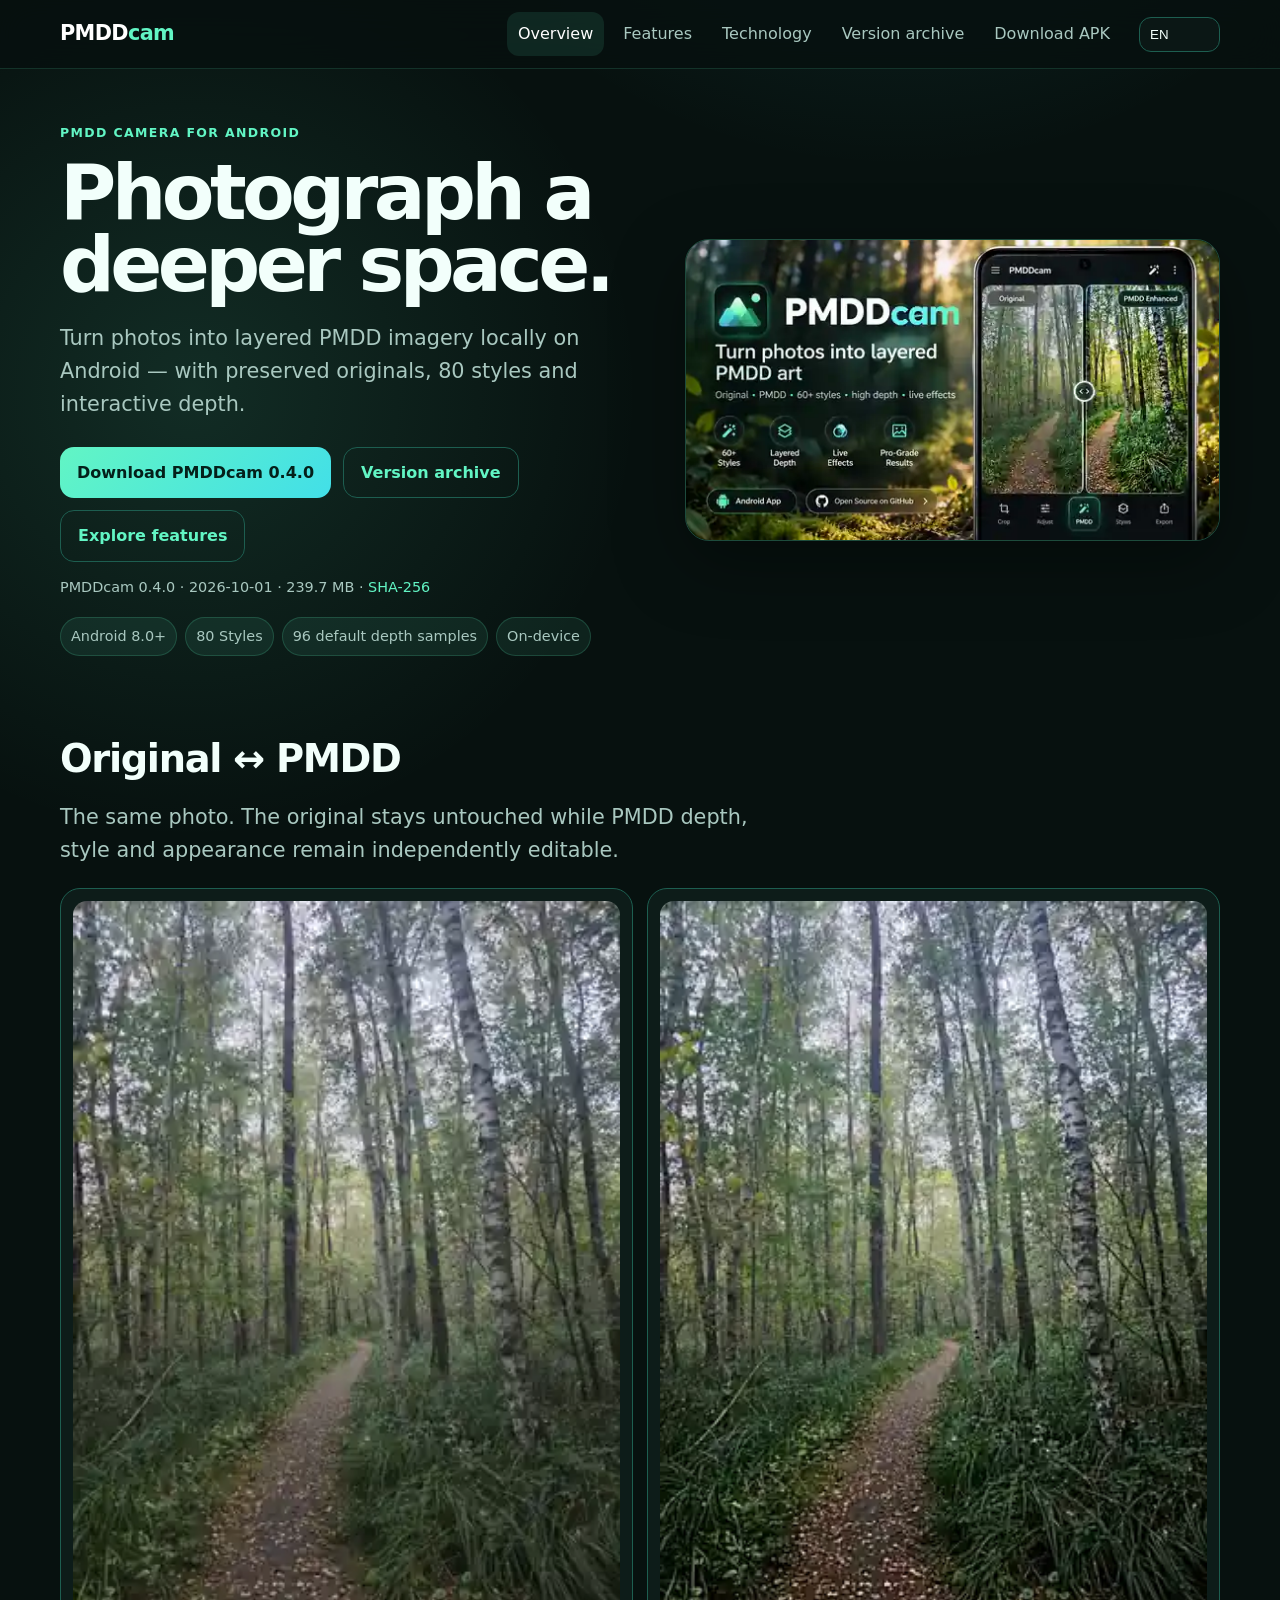
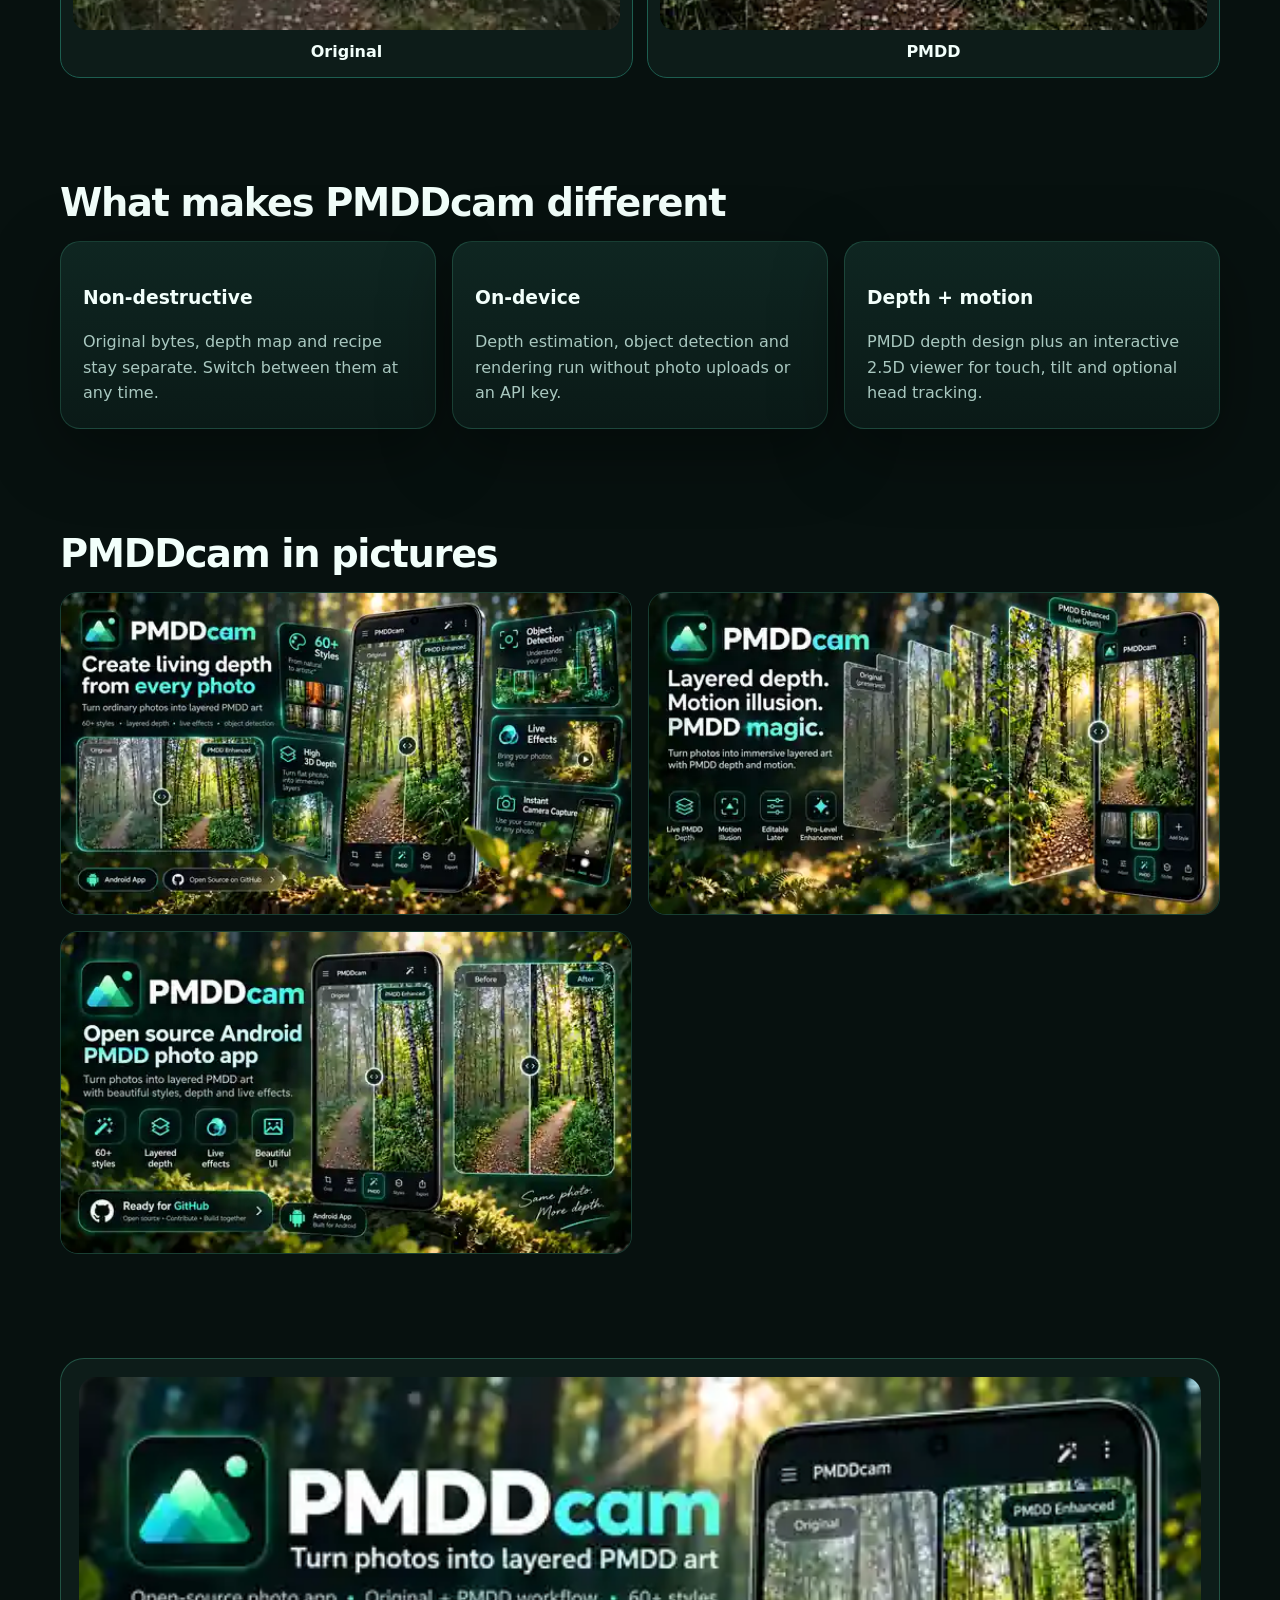
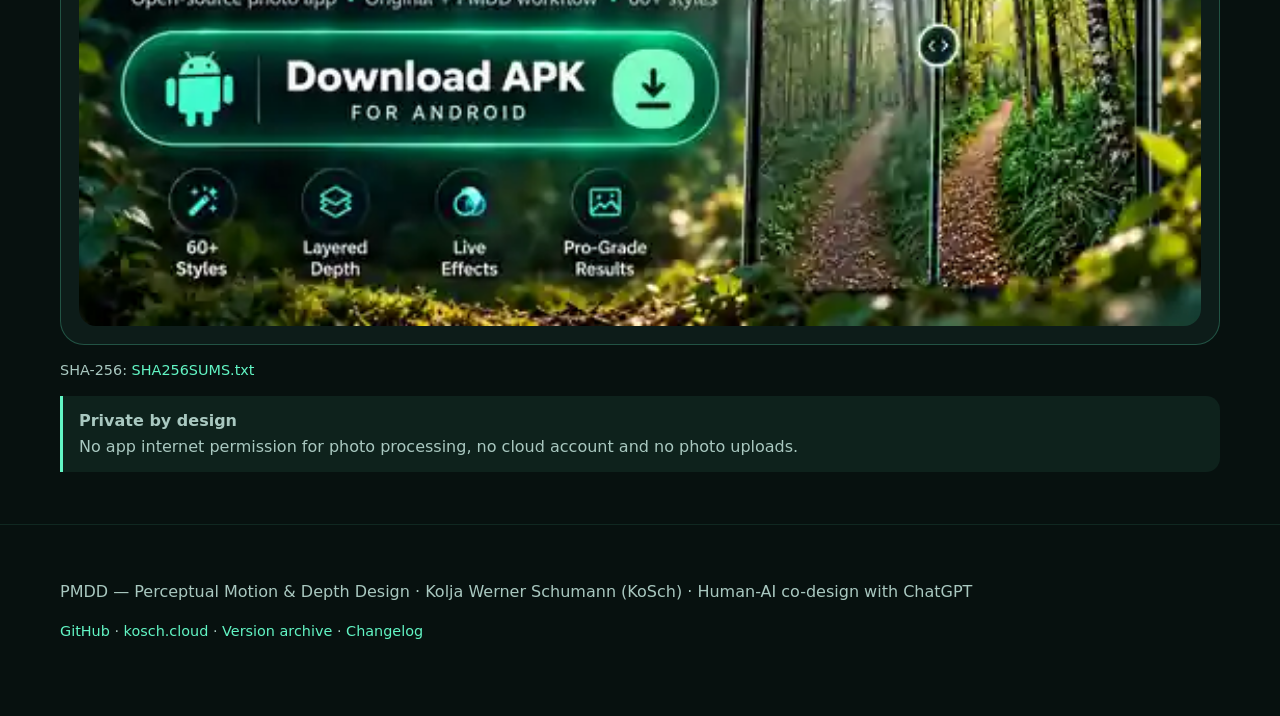
<file: docs/index.html>
<!doctype html>
<html lang="en">
<head>
<meta charset="utf-8">
<meta name="viewport" content="width=device-width,initial-scale=1">
<meta name="theme-color" content="#07110f">
<meta name="description" content="PMDDcam — Perceptual Motion & Depth Design Camera for Android">
<link rel="stylesheet" href="./site.css">
<script defer src="./site.js"></script>
<title>PMDDcam</title>
</head>
<body data-page="home">
<header><div class="shell nav">
<a class="brand" href="./index.html" data-lang-link>PMDD<span>cam</span></a>
<nav>
<a href="./index.html" data-lang-link aria-current="page" data-i18n="home">Overview</a>
<a href="./features.html" data-lang-link  data-i18n="features">Features</a>
<a href="./technology.html" data-lang-link  data-i18n="technology">Technology</a>
<a href="./releases.html" data-lang-link data-i18n="archive">Version archive</a>
<a href="https://github.com/chekento/PMDDcam/releases/download/v0.4.0/PMDDcam-0.4.0.apk" data-i18n="download">Download APK</a>
</nav>
<select class="lang" id="language" aria-label="Language">
<option value="de">DE</option><option value="en">EN</option><option value="fr">FR</option><option value="es">ES</option><option value="zh">中文</option><option value="ja">日本語</option>
</select>
</div></header>
<main>
<section class="hero"><div class="shell hero-grid">
<div>
<div class="eyebrow" data-i18n="brandTag">PMDD camera for Android</div>
<h1 data-i18n="heroTitle">Photograph a deeper space.</h1>
<p class="lead" data-i18n="heroSub">Turn photos into layered PMDD imagery locally on Android — with preserved originals, 80 styles and interactive depth.</p>
<div class="actions">
<a class="btn primary" href="https://github.com/chekento/PMDDcam/releases/download/v0.4.0/PMDDcam-0.4.0.apk" data-i18n="downloadNow">Download PMDDcam 0.4.0</a>
<a class="btn" href="./releases.html" data-lang-link data-i18n="archive">Version archive</a>
<a class="btn" href="./features.html" data-lang-link data-i18n="explore">Explore features</a>
</div>
<p class="small">PMDDcam 0.4.0 · <time datetime="2026-10-01">2026-10-01</time> · 239.7 MB · <a href="https://github.com/chekento/PMDDcam/releases/download/v0.4.0/SHA256SUMS.txt">SHA-256</a></p>
<ul class="pills"><li>Android 8.0+</li><li>80 Styles</li><li>96 default depth samples</li><li>On-device</li></ul>
</div>
<a href="./assets/pmddcam-hero-01.webp"><img src="./assets/pmddcam-hero-01.webp" alt="PMDDcam hero"></a>
</div></section>

<section><div class="shell">
<h2 data-i18n="compareTitle">Original ↔ PMDD</h2>
<p class="lead" data-i18n="compareText">The same photo. The original stays untouched while PMDD depth, style and appearance remain independently editable.</p>
<div class="compare">
<figure><a href="./assets/pmddcam-before.webp"><img src="./assets/pmddcam-before.webp" alt="Original photo"></a><figcaption data-i18n="original">Original</figcaption></figure>
<figure><a href="./assets/pmddcam-after.webp"><img src="./assets/pmddcam-after.webp" alt="PMDD photo"></a><figcaption data-i18n="enhanced">PMDD</figcaption></figure>
</div>
</div></section>

<section><div class="shell">
<h2 data-i18n="coreTitle">What makes PMDDcam different</h2>
<div class="card-grid">
<article class="card"><h3 data-i18n="c1t">Non-destructive</h3><p data-i18n="c1d">Original bytes, depth map and recipe stay separate.</p></article>
<article class="card"><h3 data-i18n="c2t">On-device</h3><p data-i18n="c2d">Depth estimation, object detection and rendering run without uploads.</p></article>
<article class="card"><h3 data-i18n="c3t">Depth + motion</h3><p data-i18n="c3d">PMDD depth design plus an interactive 2.5D viewer.</p></article>
</div>
</div></section>

<section><div class="shell">
<h2 data-i18n="galleryTitle">PMDDcam in pictures</h2>
<div class="gallery">
<a href="./assets/pmddcam-hero-02.webp"><img src="./assets/pmddcam-hero-02.webp" alt="PMDDcam feature showcase"></a>
<a href="./assets/pmddcam-hero-03.webp"><img src="./assets/pmddcam-hero-03.webp" alt="PMDDcam layered depth showcase"></a>
<a href="./assets/pmddcam-hero-04.webp"><img src="./assets/pmddcam-hero-04.webp" alt="PMDDcam repository showcase"></a>
</div>
</div></section>

<section><div class="shell">
<div class="download-card"><a href="https://github.com/chekento/PMDDcam/releases/download/v0.4.0/PMDDcam-0.4.0.apk"><img src="./assets/pmddcam-apk-download.webp" alt="Download APK for Android"></a></div>
<p class="small">SHA-256: <a href="https://github.com/chekento/PMDDcam/releases/download/v0.4.0/SHA256SUMS.txt">SHA256SUMS.txt</a></p>
<div class="note"><strong data-i18n="privacyTitle">Private by design</strong><br><span data-i18n="privacyText">No app internet permission for photo processing, no cloud account and no photo uploads.</span></div>
</div></section>
</main><footer><div class="shell">
<p data-i18n="foot">PMDD — Perceptual Motion & Depth Design · Kolja Werner Schumann (KoSch) · Human-AI co-design with ChatGPT</p>
<p class="small"><a href="https://github.com/chekento/PMDDcam">GitHub</a> · <a href="https://kosch.cloud">kosch.cloud</a> · <a href="./releases.html" data-lang-link data-i18n="archive">Version archive</a> · <a href="https://github.com/chekento/PMDDcam/blob/main/CHANGELOG.md">Changelog</a></p>
</div></footer></body></html>
</file>
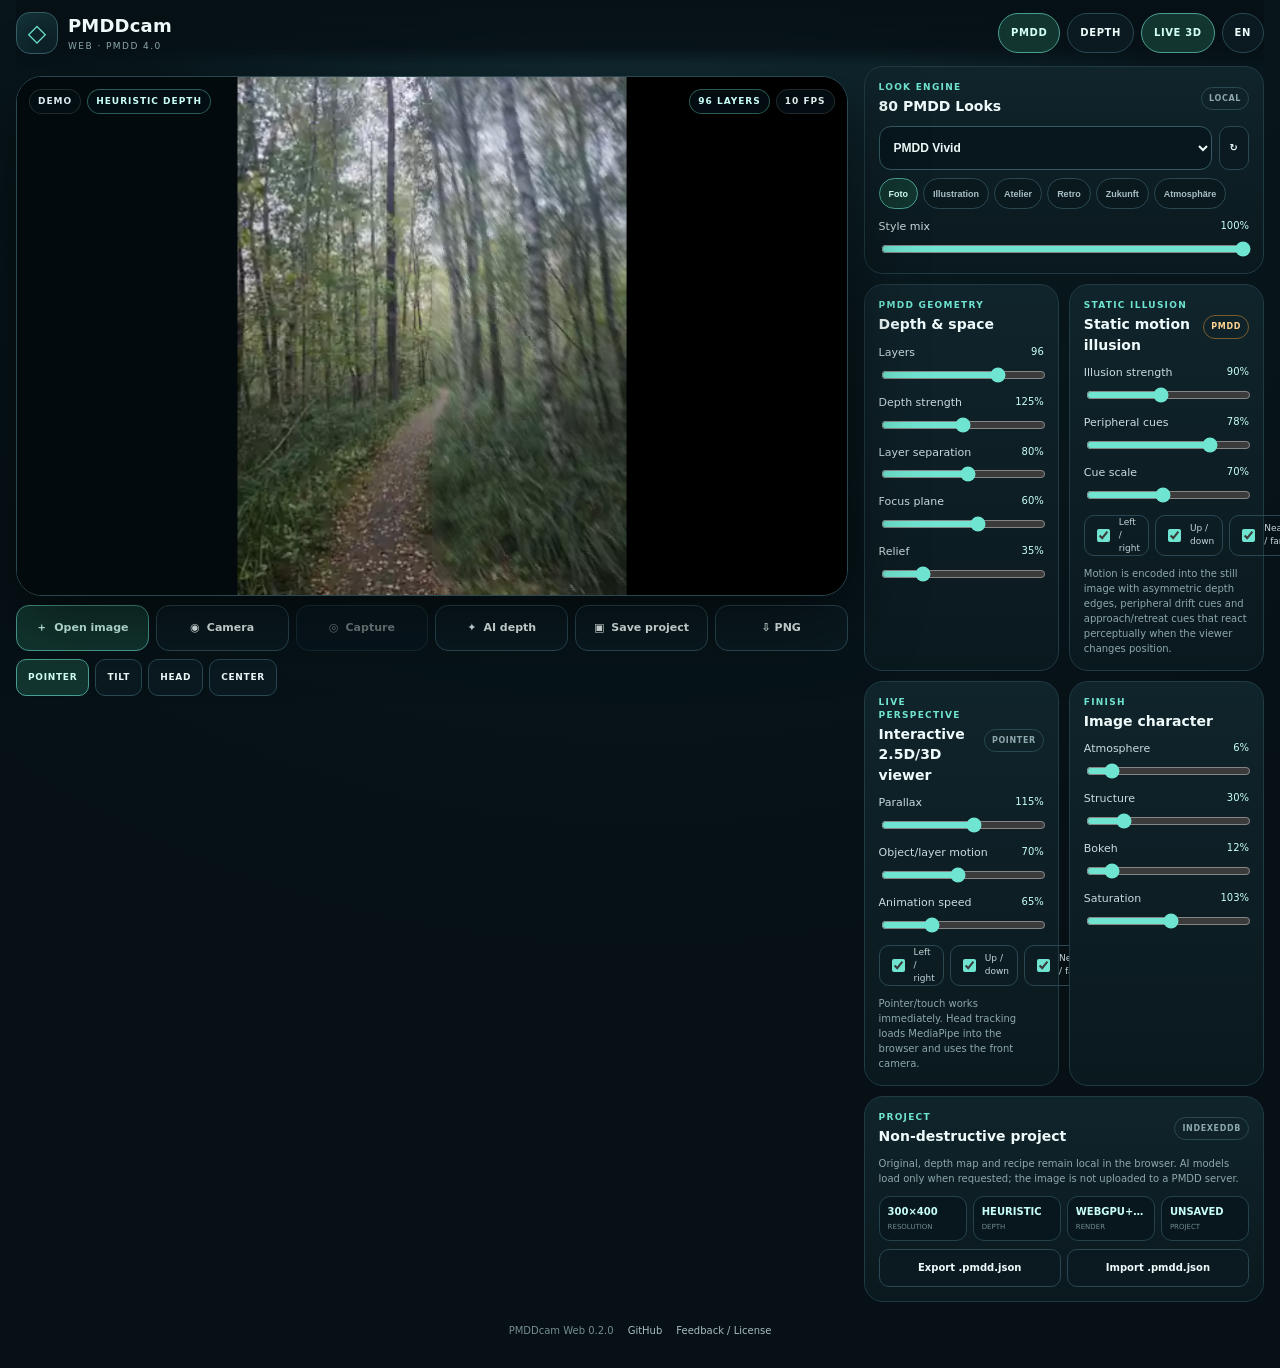
<file: webapp/index.html>
<!doctype html>
<html lang="de">
<head>
  <meta charset="utf-8">
  <meta name="viewport" content="width=device-width,initial-scale=1,viewport-fit=cover">
  <meta name="theme-color" content="#071116">
  <meta name="description" content="PMDDcam Web — Perceptual Motion & Depth Design in the browser.">
  <link rel="manifest" href="manifest.webmanifest">
  <link rel="stylesheet" href="styles.css">
  <title>PMDDcam Web · PMDD 4.0</title>
</head>
<body>
  <div class="app-shell">
    <header class="topbar">
      <a class="brand" href="../" aria-label="PMDDcam repository">
        <span class="brand-mark">◇</span>
        <span><b>PMDDcam</b><small>WEB · PMDD 4.0</small></span>
      </a>
      <div class="top-actions">
        <button id="compareToggle" class="chip active" type="button">PMDD</button>
        <button id="depthToggle" class="chip" type="button">DEPTH</button>
        <button id="motionToggle" class="chip active" type="button">LIVE 3D</button>
        <button id="langToggle" class="chip" type="button">DE</button>
      </div>
    </header>

    <main class="workspace">
      <section class="viewer-column">
        <div id="stage" class="stage" tabindex="0" aria-label="PMDD interactive viewer">
          <canvas id="glView"></canvas>
          <canvas id="compareCanvas" class="compare-canvas" hidden></canvas>
          <div class="stage-hud">
            <div class="hud-left">
              <span id="sourceBadge" class="badge">DEMO</span>
              <span id="depthBadge" class="badge accent">HEURISTIC DEPTH</span>
            </div>
            <div class="hud-right">
              <span id="layerBadge" class="badge accent">96 LAYERS</span>
              <span id="fpsBadge" class="badge">0 FPS</span>
            </div>
          </div>
          <div id="compareHandle" class="compare-handle" hidden aria-hidden="true"></div>
          <div id="stageMessage" class="stage-message" aria-live="polite"></div>
        </div>

        <div class="primary-actions">
          <label class="action primary">＋ <span data-i18n="open">Bild öffnen</span><input id="fileInput" type="file" accept="image/*" hidden></label>
          <button id="cameraButton" class="action" type="button">◉ <span data-i18n="camera">Kamera</span></button>
          <button id="captureButton" class="action" type="button" disabled>◎ <span data-i18n="capture">Aufnehmen</span></button>
          <button id="aiDepthButton" class="action" type="button">✦ <span data-i18n="aiDepth">KI-Tiefe</span></button>
          <button id="saveButton" class="action" type="button">▣ <span data-i18n="save">Projekt sichern</span></button>
          <button id="exportButton" class="action" type="button">⇩ PNG</button>
        </div>

        <div class="mode-strip" role="group" aria-label="Viewer control mode">
          <button id="pointerMode" class="mode-button active" type="button">POINTER</button>
          <button id="tiltMode" class="mode-button" type="button">TILT</button>
          <button id="headMode" class="mode-button" type="button">HEAD</button>
          <button id="centerView" class="mode-button" type="button">CENTER</button>
        </div>
      </section>

      <aside class="controls-column">
        <section class="panel look-panel">
          <div class="panel-title"><div><small>LOOK ENGINE</small><h2 data-i18n="looks">80 PMDD Looks</h2></div><span class="status-dot">LOCAL</span></div>
          <div class="look-row">
            <select id="styleSelect" aria-label="PMDD style"></select>
            <button id="randomLook" class="mini" type="button" title="Random look">↻</button>
          </div>
          <div id="lookChips" class="look-chips" aria-label="Look categories"></div>
          <div class="range"><label for="styleMix" data-i18n="mix">Style-Mix</label><output id="styleMixOut">100%</output><input id="styleMix" type="range" min="0" max="1" step="0.01" value="1"></div>
        </section>

        <section class="panel">
          <div class="panel-title"><div><small>PMDD GEOMETRY</small><h2 data-i18n="depthGeometry">Tiefe & Raum</h2></div></div>
          <div class="range"><label for="layers" data-i18n="layers">Ebenen</label><output id="layersOut">96</output><input id="layers" type="range" min="8" max="128" step="1" value="96"></div>
          <div class="range"><label for="depthStrength" data-i18n="depthStrength">Tiefenstärke</label><output id="depthStrengthOut">125%</output><input id="depthStrength" type="range" min="0" max="2.5" step="0.01" value="1.25"></div>
          <div class="range"><label for="separation" data-i18n="separation">Layer-Trennung</label><output id="separationOut">80%</output><input id="separation" type="range" min="0" max="1.5" step="0.01" value="0.8"></div>
          <div class="range"><label for="focusDepth" data-i18n="focus">Fokusebene</label><output id="focusDepthOut">60%</output><input id="focusDepth" type="range" min="0" max="1" step="0.01" value="0.6"></div>
          <div class="range"><label for="relief" data-i18n="relief">Relief</label><output id="reliefOut">35%</output><input id="relief" type="range" min="0" max="1.5" step="0.01" value="0.35"></div>
        </section>

        <section class="panel">
          <div class="panel-title"><div><small>STATIC ILLUSION</small><h2 data-i18n="staticMotion">Bewegungsillusion im Einzelbild</h2></div><span class="status-dot hot">PMDD</span></div>
          <div class="range"><label for="illusionStrength" data-i18n="illusionStrength">Illusionsstärke</label><output id="illusionStrengthOut">90%</output><input id="illusionStrength" type="range" min="0" max="2" step="0.01" value="0.9"></div>
          <div class="range"><label for="peripheral" data-i18n="peripheral">Peripherie</label><output id="peripheralOut">78%</output><input id="peripheral" type="range" min="0" max="1" step="0.01" value="0.78"></div>
          <div class="range"><label for="motionScale" data-i18n="motionScale">Cue-Skalierung</label><output id="motionScaleOut">70%</output><input id="motionScale" type="range" min="0" max="1.5" step="0.01" value="0.7"></div>
          <div class="axis-grid">
            <label><input id="cueX" type="checkbox" checked><span data-i18n="lr">Links / rechts</span></label>
            <label><input id="cueY" type="checkbox" checked><span data-i18n="ud">Oben / unten</span></label>
            <label><input id="cueZ" type="checkbox" checked><span data-i18n="nf">Nah / fern</span></label>
          </div>
          <p class="hint" data-i18n="staticHint">Die Bewegung bleibt im statischen Bild kodiert: asymmetrische Tiefenkanten, periphere Drift-Reize und Annäherungs-/Entfernungs-Cues reagieren auf die Blickperspektive des Betrachters.</p>
        </section>

        <section class="panel">
          <div class="panel-title"><div><small>LIVE PERSPECTIVE</small><h2 data-i18n="viewer">Interaktiver 2.5D/3D Viewer</h2></div><span id="trackingStatus" class="status-dot">POINTER</span></div>
          <div class="range"><label for="parallax" data-i18n="parallax">Parallaxe</label><output id="parallaxOut">115%</output><input id="parallax" type="range" min="0" max="2" step="0.01" value="1.15"></div>
          <div class="range"><label for="liveMotion" data-i18n="liveMotion">Objekt-/Layerbewegung</label><output id="liveMotionOut">70%</output><input id="liveMotion" type="range" min="0" max="1.5" step="0.01" value="0.7"></div>
          <div class="range"><label for="liveSpeed" data-i18n="speed">Animationsgeschwindigkeit</label><output id="liveSpeedOut">65%</output><input id="liveSpeed" type="range" min="0.1" max="2" step="0.01" value="0.65"></div>
          <div class="axis-grid">
            <label><input id="axisX" type="checkbox" checked><span data-i18n="lr">Links / rechts</span></label>
            <label><input id="axisY" type="checkbox" checked><span data-i18n="ud">Oben / unten</span></label>
            <label><input id="axisZ" type="checkbox" checked><span data-i18n="nf">Nah / fern</span></label>
          </div>
          <p id="trackingHint" class="hint" data-i18n="trackingHint">Pointer/Touch funktioniert sofort. Head-Tracking lädt MediaPipe lokal in den Browser und nutzt die Frontkamera.</p>
        </section>

        <section class="panel">
          <div class="panel-title"><div><small>FINISH</small><h2 data-i18n="finish">Bildcharakter</h2></div></div>
          <div class="range"><label for="haze" data-i18n="haze">Atmosphäre</label><output id="hazeOut">6%</output><input id="haze" type="range" min="0" max="0.5" step="0.01" value="0.06"></div>
          <div class="range"><label for="sharpness" data-i18n="sharpness">Struktur</label><output id="sharpnessOut">30%</output><input id="sharpness" type="range" min="0" max="1.5" step="0.01" value="0.3"></div>
          <div class="range"><label for="bokeh" data-i18n="bokeh">Bokeh</label><output id="bokehOut">12%</output><input id="bokeh" type="range" min="0" max="1" step="0.01" value="0.12"></div>
          <div class="range"><label for="saturation" data-i18n="saturation">Sättigung</label><output id="saturationOut">103%</output><input id="saturation" type="range" min="0" max="2" step="0.01" value="1.03"></div>
        </section>

        <section class="panel project-panel">
          <div class="panel-title"><div><small>PROJECT</small><h2 data-i18n="project">Nicht-destruktives Projekt</h2></div><span class="status-dot">INDEXEDDB</span></div>
          <p class="hint" data-i18n="privacy">Original, Tiefenkarte und Rezept bleiben lokal im Browser. KI-Modelle werden bei Bedarf geladen; das Bild wird nicht zu einem PMDD-Server hochgeladen.</p>
          <div class="stats-grid">
            <div><b id="resolutionStat">—</b><small>RESOLUTION</small></div>
            <div><b id="depthStat">HEURISTIC</b><small>DEPTH</small></div>
            <div><b id="gpuStat">WEBGL</b><small>RENDER</small></div>
            <div><b id="projectStat">UNSAVED</b><small>PROJECT</small></div>
          </div>
          <div class="project-actions">
            <button id="exportRecipe" class="mini wide-button" type="button">Export .pmdd.json</button>
            <label class="mini wide-button">Import .pmdd.json<input id="recipeInput" type="file" accept="application/json,.json" hidden></label>
          </div>
        </section>
      </aside>
    </main>

    <footer>
      <span>PMDDcam Web 0.2.0</span>
      <a href="https://github.com/chekento/PMDDcam">GitHub</a>
      <a href="mailto:kolja.schumann+PMDDcam@gmail.com">Feedback / License</a>
    </footer>
  </div>

  <video id="cameraVideo" playsinline muted hidden></video>
  <canvas id="sourceCanvas" hidden></canvas>
  <canvas id="styledCanvas" hidden></canvas>
  <canvas id="depthCanvas" hidden></canvas>
  <canvas id="depthWorkCanvas" hidden></canvas>
  <script type="module" src="app.js"></script>
</body>
</html>
</file>
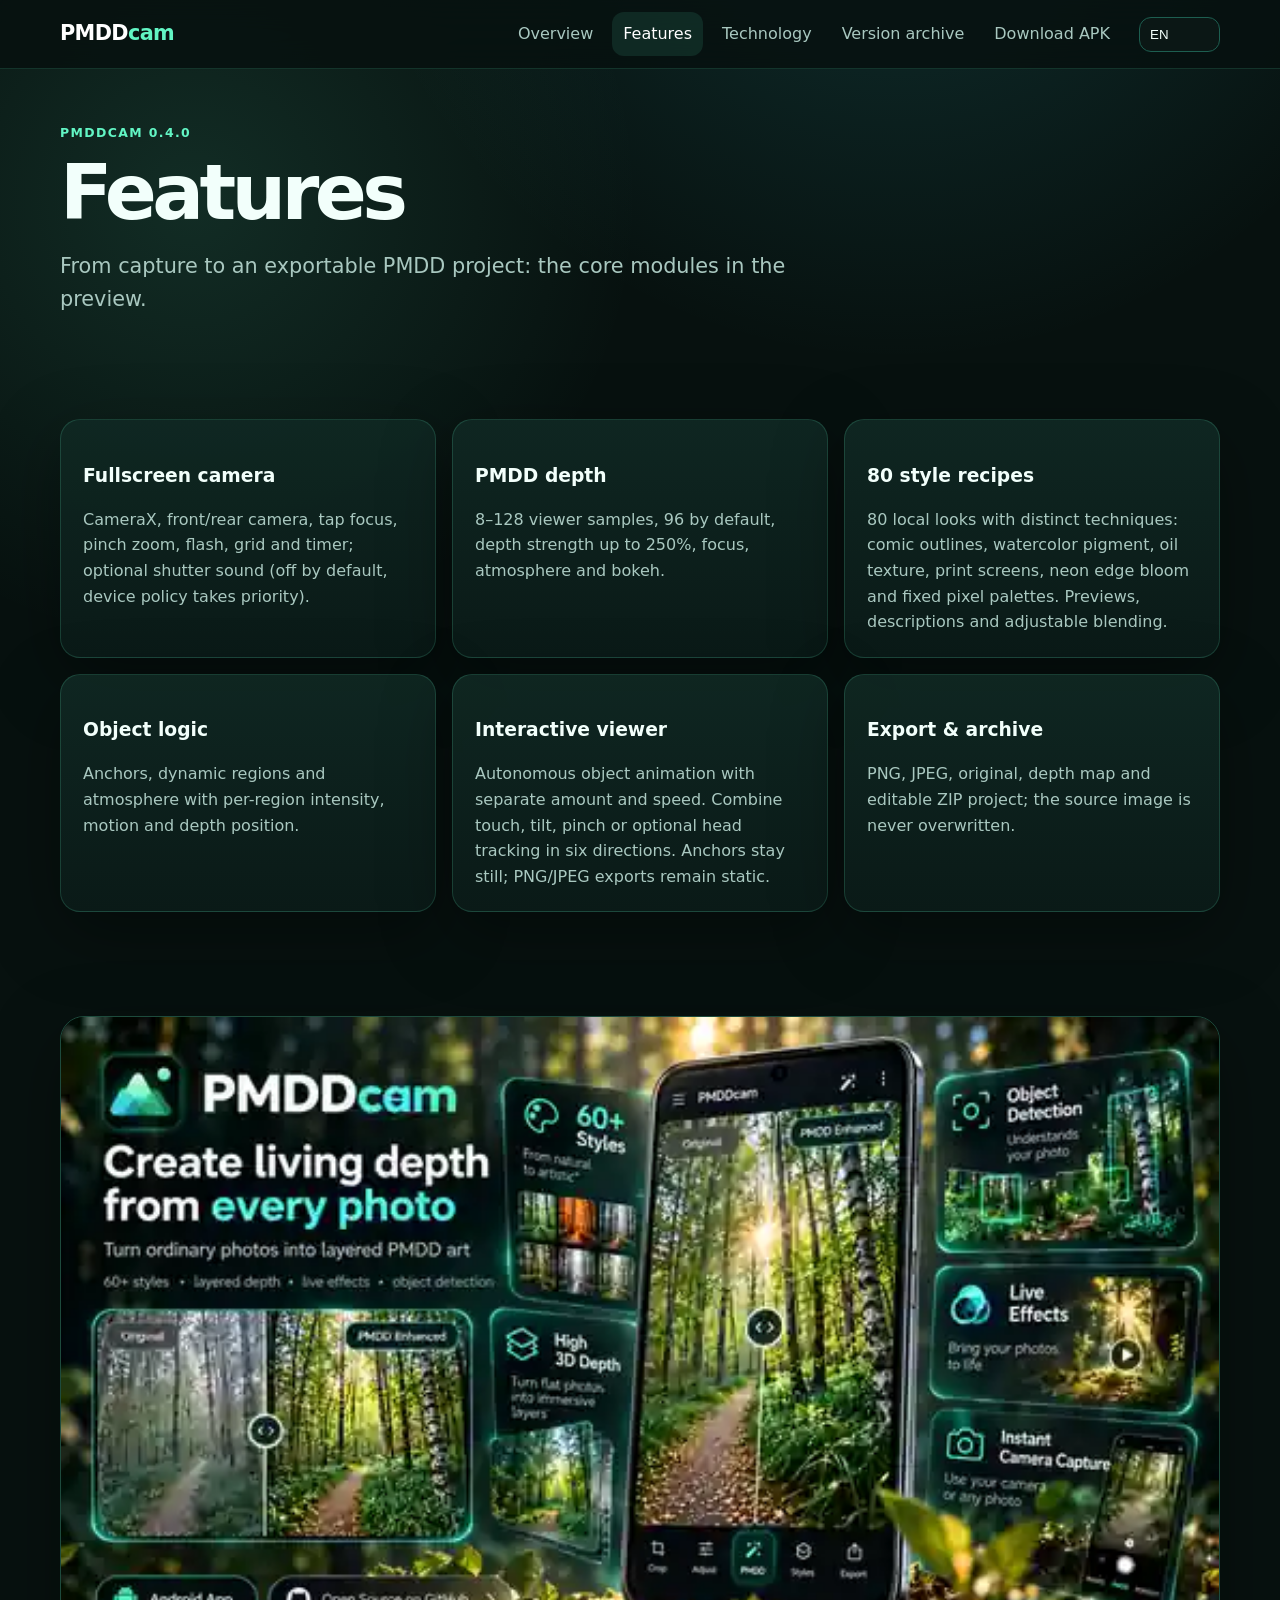
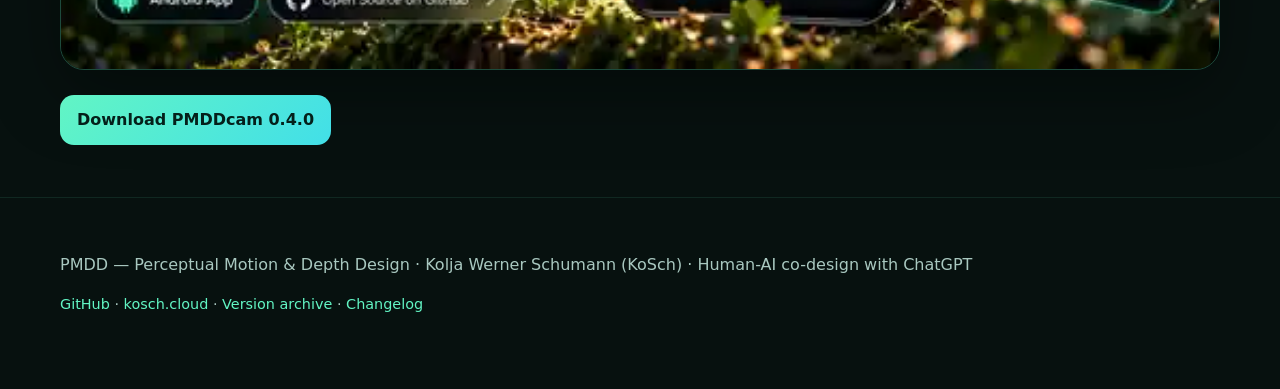
<file: docs/features.html>
<!doctype html>
<html lang="en">
<head>
<meta charset="utf-8">
<meta name="viewport" content="width=device-width,initial-scale=1">
<meta name="theme-color" content="#07110f">
<meta name="description" content="PMDDcam — Perceptual Motion & Depth Design Camera for Android">
<link rel="stylesheet" href="./site.css">
<script defer src="./site.js"></script>
<title>PMDDcam</title>
</head>
<body data-page="features">
<header><div class="shell nav">
<a class="brand" href="./index.html" data-lang-link>PMDD<span>cam</span></a>
<nav>
<a href="./index.html" data-lang-link  data-i18n="home">Overview</a>
<a href="./features.html" data-lang-link aria-current="page" data-i18n="features">Features</a>
<a href="./technology.html" data-lang-link  data-i18n="technology">Technology</a>
<a href="./releases.html" data-lang-link data-i18n="archive">Version archive</a>
<a href="https://github.com/chekento/PMDDcam/releases/download/v0.4.0/PMDDcam-0.4.0.apk" data-i18n="download">Download APK</a>
</nav>
<select class="lang" id="language" aria-label="Language">
<option value="de">DE</option><option value="en">EN</option><option value="fr">FR</option><option value="es">ES</option><option value="zh">中文</option><option value="ja">日本語</option>
</select>
</div></header>
<main>
<section class="hero"><div class="shell">
<div class="eyebrow">PMDDcam 0.4.0</div>
<h1 data-i18n="fTitle">Features</h1>
<p class="lead" data-i18n="fIntro">From capture to an exportable PMDD project: the core modules in the preview.</p>
</div></section>
<section><div class="shell card-grid">
<article class="card"><h3 data-i18n="fCamT">Fullscreen camera</h3><p data-i18n="fCamD"></p></article>
<article class="card"><h3 data-i18n="fDepthT">PMDD depth</h3><p data-i18n="fDepthD"></p></article>
<article class="card"><h3 data-i18n="fStyleT">80 style recipes</h3><p data-i18n="fStyleD"></p></article>
<article class="card"><h3 data-i18n="fObjectT">Object logic</h3><p data-i18n="fObjectD"></p></article>
<article class="card"><h3 data-i18n="fViewerT">Interactive viewer</h3><p data-i18n="fViewerD"></p></article>
<article class="card"><h3 data-i18n="fExportT">Export & archive</h3><p data-i18n="fExportD"></p></article>
</div></section>
<section><div class="shell">
<a href="./assets/pmddcam-hero-02.webp"><img class="wide-img" src="./assets/pmddcam-hero-02.webp" alt="PMDDcam feature overview"></a>
<div class="actions"><a class="btn primary" href="https://github.com/chekento/PMDDcam/releases/download/v0.4.0/PMDDcam-0.4.0.apk" data-i18n="downloadNow">Download PMDDcam 0.4.0</a></div>
</div></section>
</main><footer><div class="shell">
<p data-i18n="foot">PMDD — Perceptual Motion & Depth Design · Kolja Werner Schumann (KoSch) · Human-AI co-design with ChatGPT</p>
<p class="small"><a href="https://github.com/chekento/PMDDcam">GitHub</a> · <a href="https://kosch.cloud">kosch.cloud</a> · <a href="./releases.html" data-lang-link data-i18n="archive">Version archive</a> · <a href="https://github.com/chekento/PMDDcam/blob/main/CHANGELOG.md">Changelog</a></p>
</div></footer></body></html>
</file>
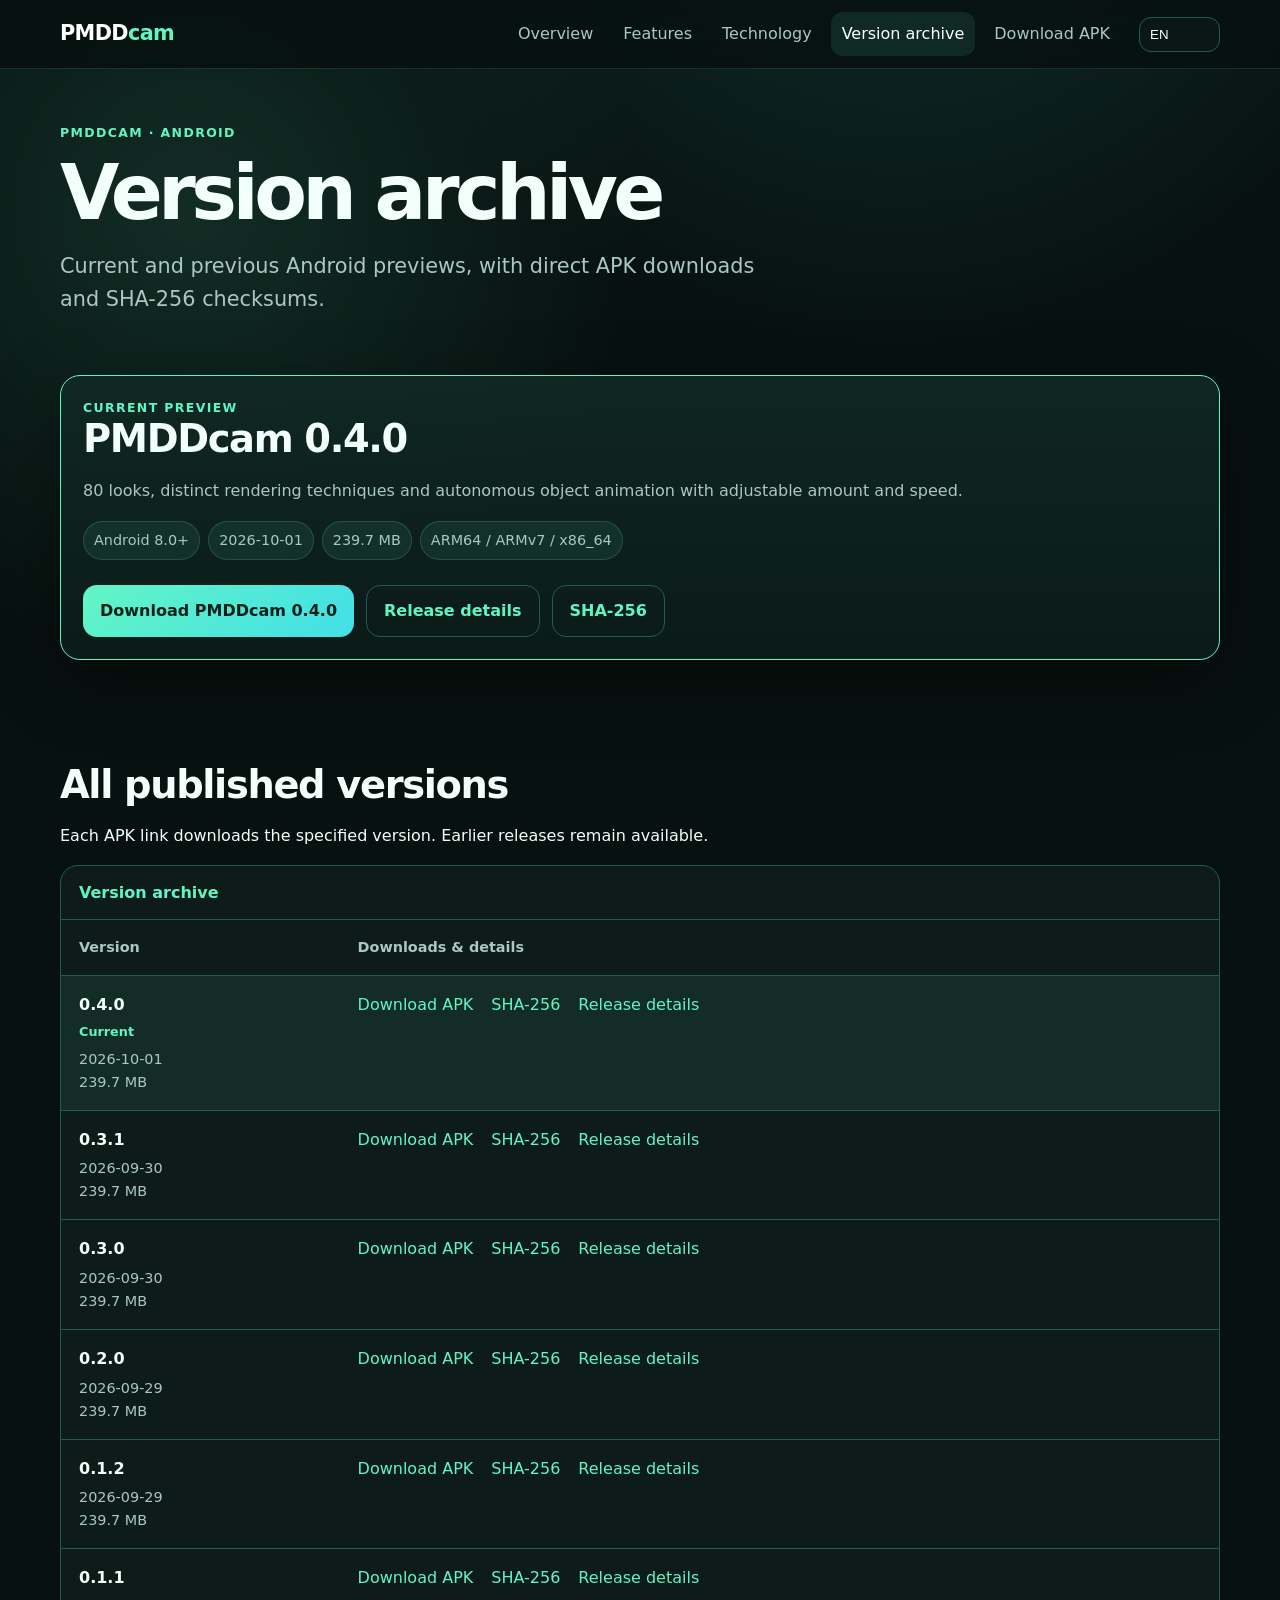
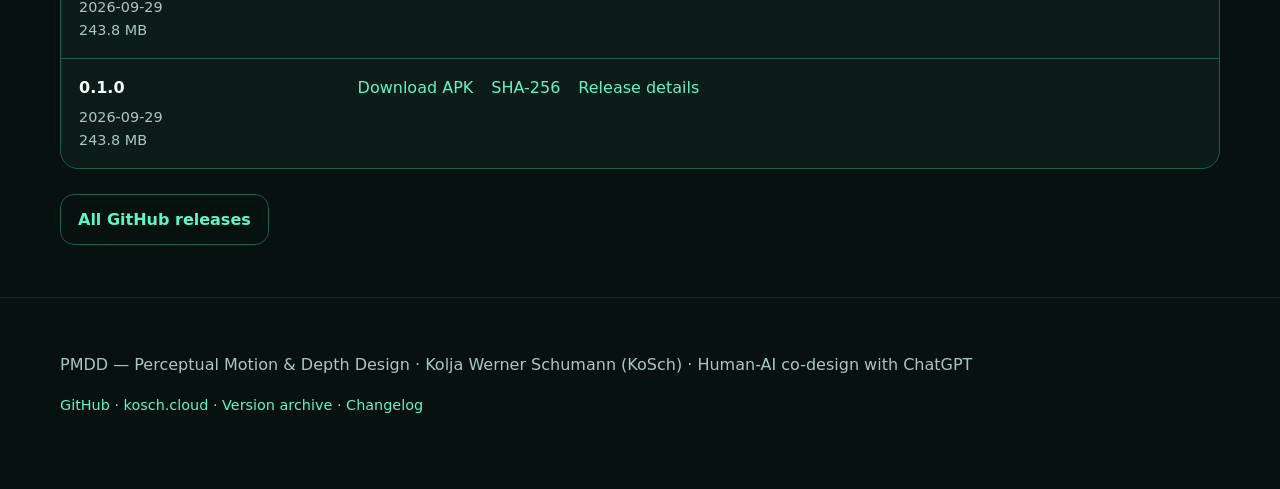
<file: docs/releases.html>
<!doctype html>
<html lang="en">
<head>
<meta charset="utf-8">
<meta name="viewport" content="width=device-width,initial-scale=1">
<meta name="theme-color" content="#07110f">
<meta name="description" content="PMDDcam — Perceptual Motion & Depth Design Camera for Android">
<link rel="stylesheet" href="./site.css">
<script defer src="./site.js"></script>
<title>Version archive · PMDDcam</title>
</head>
<body data-page="releases">
<header><div class="shell nav">
<a class="brand" href="./index.html" data-lang-link>PMDD<span>cam</span></a>
<nav>
<a href="./index.html" data-lang-link data-i18n="home">Overview</a>
<a href="./features.html" data-lang-link  data-i18n="features">Features</a>
<a href="./technology.html" data-lang-link  data-i18n="technology">Technology</a>
<a href="./releases.html" data-lang-link aria-current="page" data-i18n="archive">Version archive</a>
<a href="https://github.com/chekento/PMDDcam/releases/download/v0.4.0/PMDDcam-0.4.0.apk" data-i18n="download">Download APK</a>
</nav>
<select class="lang" id="language" aria-label="Language">
<option value="de">DE</option><option value="en">EN</option><option value="fr">FR</option><option value="es">ES</option><option value="zh">中文</option><option value="ja">日本語</option>
</select>
</div></header>

<main>
<section class="hero"><div class="shell">
<div class="eyebrow">PMDDcam · Android</div>
<h1 data-i18n="archive">Version archive</h1>
<p class="lead" data-i18n="archiveIntro">Current and previous Android previews, with direct APK downloads and SHA-256 checksums.</p>
</div></section>
<section class="release-hero"><div class="shell card">
<div class="eyebrow" data-i18n="currentRelease">Current preview</div>
<h2>PMDDcam 0.4.0</h2>
<p data-i18n="release040">80 looks, distinct rendering techniques and autonomous object animation with adjustable amount and speed.</p>
<ul class="pills"><li>Android 8.0+</li><li><time datetime="2026-10-01">2026-10-01</time></li><li>239.7 MB</li><li>ARM64 / ARMv7 / x86_64</li></ul>
<div class="actions">
<a class="btn primary" href="https://github.com/chekento/PMDDcam/releases/download/v0.4.0/PMDDcam-0.4.0.apk" data-i18n="downloadNow">Download PMDDcam 0.4.0</a>
<a class="btn" href="https://github.com/chekento/PMDDcam/releases/tag/v0.4.0" data-i18n="releaseDetails">Release details</a>
<a class="btn" href="https://github.com/chekento/PMDDcam/releases/download/v0.4.0/SHA256SUMS.txt">SHA-256</a>
</div>
</div></section>
<section><div class="shell">
<h2 data-i18n="allVersions">All published versions</h2>
<p data-i18n="archiveNote">Each APK link downloads the specified version. Earlier releases remain available.</p>
<div class="release-scroll" tabindex="0">
<table class="release-table">
<caption data-i18n="archive">Version archive</caption>
<thead><tr><th scope="col" data-i18n="version">Version</th><th scope="col" data-i18n="releaseFiles">Downloads &amp; details</th></tr></thead>
<tbody>
<tr class="current-release"><th scope="row">0.4.0 <span class="release-badge" data-i18n="current">Current</span><div class="small release-meta"><time datetime="2026-10-01">2026-10-01</time><br>239.7 MB</div></th><td><div class="release-links"><a href="https://github.com/chekento/PMDDcam/releases/download/v0.4.0/PMDDcam-0.4.0.apk" data-i18n="download">Download APK</a><a href="https://github.com/chekento/PMDDcam/releases/download/v0.4.0/SHA256SUMS.txt">SHA-256</a><a href="https://github.com/chekento/PMDDcam/releases/tag/v0.4.0" data-i18n="releaseDetails">Release details</a></div></td></tr>
<tr><th scope="row">0.3.1<div class="small release-meta"><time datetime="2026-09-30">2026-09-30</time><br>239.7 MB</div></th><td><div class="release-links"><a href="https://github.com/chekento/PMDDcam/releases/download/v0.3.1/PMDDcam-0.3.1.apk" data-i18n="download">Download APK</a><a href="https://github.com/chekento/PMDDcam/releases/download/v0.3.1/SHA256SUMS.txt">SHA-256</a><a href="https://github.com/chekento/PMDDcam/releases/tag/v0.3.1" data-i18n="releaseDetails">Release details</a></div></td></tr>
<tr><th scope="row">0.3.0<div class="small release-meta"><time datetime="2026-09-30">2026-09-30</time><br>239.7 MB</div></th><td><div class="release-links"><a href="https://github.com/chekento/PMDDcam/releases/download/v0.3.0/PMDDcam-0.3.0.apk" data-i18n="download">Download APK</a><a href="https://github.com/chekento/PMDDcam/releases/download/v0.3.0/SHA256SUMS.txt">SHA-256</a><a href="https://github.com/chekento/PMDDcam/releases/tag/v0.3.0" data-i18n="releaseDetails">Release details</a></div></td></tr>
<tr><th scope="row">0.2.0<div class="small release-meta"><time datetime="2026-09-29">2026-09-29</time><br>239.7 MB</div></th><td><div class="release-links"><a href="https://github.com/chekento/PMDDcam/releases/download/v0.2.0/PMDDcam-0.2.0.apk" data-i18n="download">Download APK</a><a href="https://github.com/chekento/PMDDcam/releases/download/v0.2.0/SHA256SUMS.txt">SHA-256</a><a href="https://github.com/chekento/PMDDcam/releases/tag/v0.2.0" data-i18n="releaseDetails">Release details</a></div></td></tr>
<tr><th scope="row">0.1.2<div class="small release-meta"><time datetime="2026-09-29">2026-09-29</time><br>239.7 MB</div></th><td><div class="release-links"><a href="https://github.com/chekento/PMDDcam/releases/download/v0.1.2/PMDDcam-0.1.2.apk" data-i18n="download">Download APK</a><a href="https://github.com/chekento/PMDDcam/releases/download/v0.1.2/SHA256SUMS.txt">SHA-256</a><a href="https://github.com/chekento/PMDDcam/releases/tag/v0.1.2" data-i18n="releaseDetails">Release details</a></div></td></tr>
<tr><th scope="row">0.1.1<div class="small release-meta"><time datetime="2026-09-29">2026-09-29</time><br>243.8 MB</div></th><td><div class="release-links"><a href="https://github.com/chekento/PMDDcam/releases/download/v0.1.1/PMDDcam-0.1.1.apk" data-i18n="download">Download APK</a><a href="https://github.com/chekento/PMDDcam/releases/download/v0.1.1/SHA256SUMS.txt">SHA-256</a><a href="https://github.com/chekento/PMDDcam/releases/tag/v0.1.1" data-i18n="releaseDetails">Release details</a></div></td></tr>
<tr><th scope="row">0.1.0<div class="small release-meta"><time datetime="2026-09-29">2026-09-29</time><br>243.8 MB</div></th><td><div class="release-links"><a href="https://github.com/chekento/PMDDcam/releases/download/v0.1.0/PMDDcam-0.1.0.apk" data-i18n="download">Download APK</a><a href="https://github.com/chekento/PMDDcam/releases/download/v0.1.0/SHA256SUMS.txt">SHA-256</a><a href="https://github.com/chekento/PMDDcam/releases/tag/v0.1.0" data-i18n="releaseDetails">Release details</a></div></td></tr>
</tbody></table></div>
<div class="actions"><a class="btn" href="https://github.com/chekento/PMDDcam/releases" data-i18n="githubReleases">All GitHub releases</a></div>
</div></section>
</main><footer><div class="shell">
<p data-i18n="foot">PMDD — Perceptual Motion & Depth Design · Kolja Werner Schumann (KoSch) · Human-AI co-design with ChatGPT</p>
<p class="small"><a href="https://github.com/chekento/PMDDcam">GitHub</a> · <a href="https://kosch.cloud">kosch.cloud</a> · <a href="./releases.html" data-lang-link data-i18n="archive">Version archive</a> · <a href="https://github.com/chekento/PMDDcam/blob/main/CHANGELOG.md">Changelog</a></p>
</div></footer></body></html>
</file>
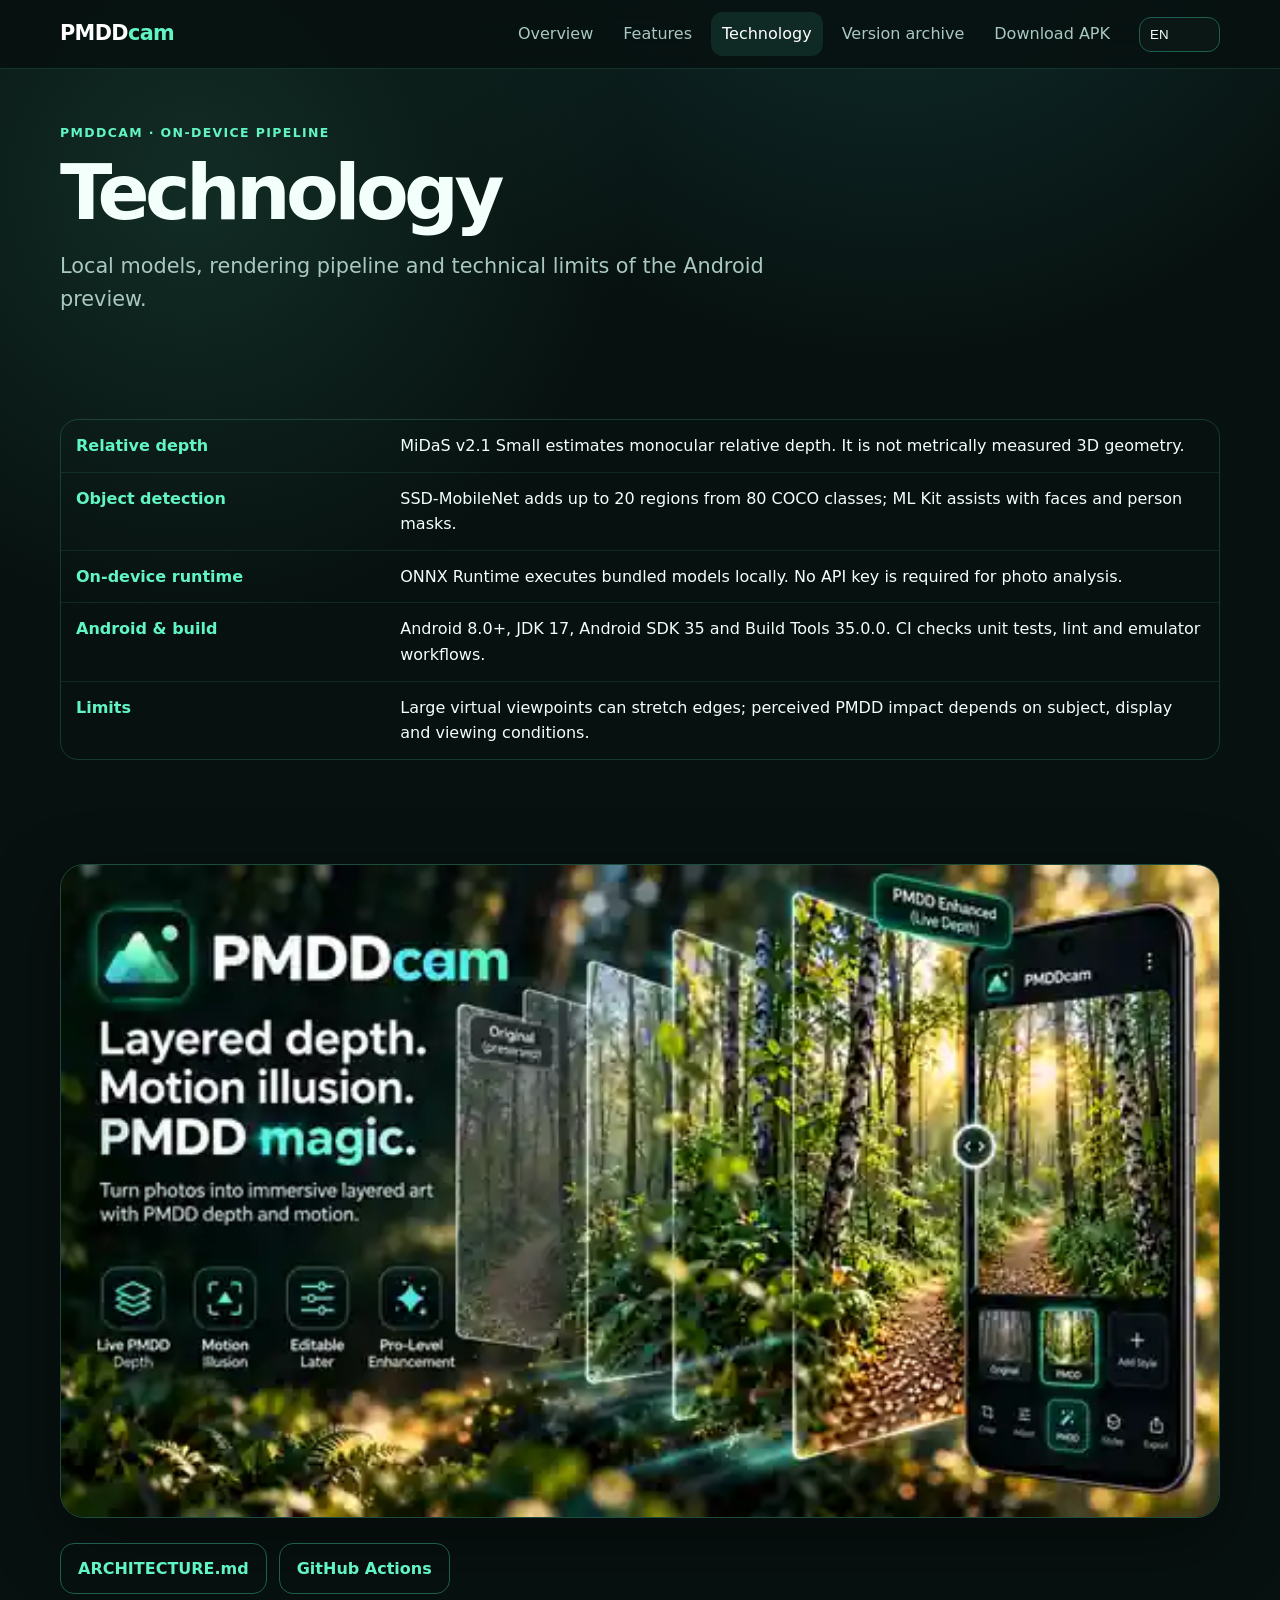
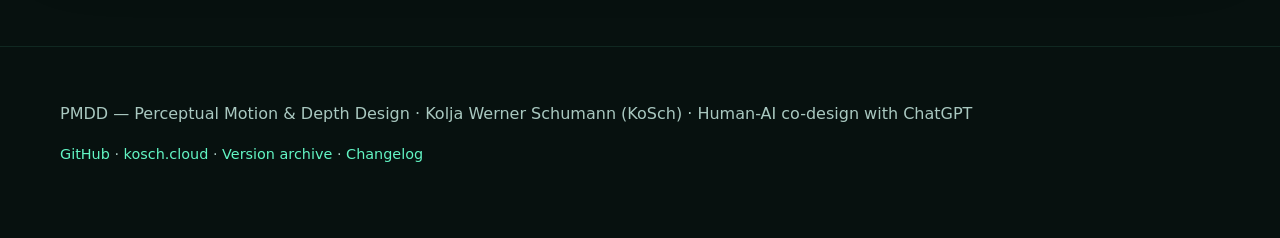
<file: docs/technology.html>
<!doctype html>
<html lang="en">
<head>
<meta charset="utf-8">
<meta name="viewport" content="width=device-width,initial-scale=1">
<meta name="theme-color" content="#07110f">
<meta name="description" content="PMDDcam — Perceptual Motion & Depth Design Camera for Android">
<link rel="stylesheet" href="./site.css">
<script defer src="./site.js"></script>
<title>PMDDcam</title>
</head>
<body data-page="technology">
<header><div class="shell nav">
<a class="brand" href="./index.html" data-lang-link>PMDD<span>cam</span></a>
<nav>
<a href="./index.html" data-lang-link  data-i18n="home">Overview</a>
<a href="./features.html" data-lang-link  data-i18n="features">Features</a>
<a href="./technology.html" data-lang-link aria-current="page" data-i18n="technology">Technology</a>
<a href="./releases.html" data-lang-link data-i18n="archive">Version archive</a>
<a href="https://github.com/chekento/PMDDcam/releases/download/v0.4.0/PMDDcam-0.4.0.apk" data-i18n="download">Download APK</a>
</nav>
<select class="lang" id="language" aria-label="Language">
<option value="de">DE</option><option value="en">EN</option><option value="fr">FR</option><option value="es">ES</option><option value="zh">中文</option><option value="ja">日本語</option>
</select>
</div></header>
<main>
<section class="hero"><div class="shell">
<div class="eyebrow">PMDDcam · on-device pipeline</div>
<h1 data-i18n="techTitle">Technology</h1>
<p class="lead" data-i18n="techIntro">Local models, rendering pipeline and technical limits of the Android preview.</p>
</div></section>
<section><div class="shell">
<table class="spec">
<tr><th data-i18n="techDepthT">Relative depth</th><td data-i18n="techDepthD"></td></tr>
<tr><th data-i18n="techObjT">Object detection</th><td data-i18n="techObjD"></td></tr>
<tr><th data-i18n="techRunT">On-device runtime</th><td data-i18n="techRunD"></td></tr>
<tr><th data-i18n="techBuildT">Android & build</th><td data-i18n="techBuildD"></td></tr>
<tr><th data-i18n="techLimitT">Limits</th><td data-i18n="techLimitD"></td></tr>
</table>
</div></section>
<section><div class="shell">
<a href="./assets/pmddcam-hero-03.webp"><img class="wide-img" src="./assets/pmddcam-hero-03.webp" alt="PMDDcam layered depth"></a>
<div class="actions">
<a class="btn" href="https://github.com/chekento/PMDDcam/blob/main/docs/ARCHITECTURE.md">ARCHITECTURE.md</a>
<a class="btn" href="https://github.com/chekento/PMDDcam/actions">GitHub Actions</a>
</div>
</div></section>
</main><footer><div class="shell">
<p data-i18n="foot">PMDD — Perceptual Motion & Depth Design · Kolja Werner Schumann (KoSch) · Human-AI co-design with ChatGPT</p>
<p class="small"><a href="https://github.com/chekento/PMDDcam">GitHub</a> · <a href="https://kosch.cloud">kosch.cloud</a> · <a href="./releases.html" data-lang-link data-i18n="archive">Version archive</a> · <a href="https://github.com/chekento/PMDDcam/blob/main/CHANGELOG.md">Changelog</a></p>
</div></footer></body></html>
</file>
<file: docs/site.css>
:root{
  color-scheme:dark;
  --bg:#07110f;
  --panel:#0d1c19;
  --panel2:#102823;
  --line:#1d5e50;
  --text:#f2fffb;
  --muted:#a9c8c0;
  --mint:#62f5c4;
  --cyan:#42dfe8;
  --shadow:0 22px 70px rgba(0,0,0,.36);
}
*{box-sizing:border-box}
html{scroll-behavior:smooth}
body{
  margin:0;
  font:16px/1.6 Inter,ui-sans-serif,system-ui,-apple-system,BlinkMacSystemFont,"Segoe UI",sans-serif;
  background:
    radial-gradient(circle at 70% -10%,rgba(66,223,232,.16),transparent 35rem),
    radial-gradient(circle at 15% 10%,rgba(98,245,196,.12),transparent 28rem),
    var(--bg);
  color:var(--text);
}
a{color:var(--mint);text-decoration:none}
a:hover{text-decoration:underline}
.shell{width:min(1160px,calc(100% - 32px));margin:auto}
header{
  position:sticky;top:0;z-index:10;
  backdrop-filter:blur(18px);
  background:rgba(7,17,15,.82);
  border-bottom:1px solid rgba(98,245,196,.15)
}
.nav{display:flex;gap:18px;align-items:center;min-height:68px}
.brand{font-weight:900;font-size:1.3rem;color:white;margin-right:auto;letter-spacing:-.03em}
.brand span{color:var(--mint)}
nav{display:flex;gap:8px;flex-wrap:wrap}
nav a{padding:9px 11px;border-radius:12px;color:var(--muted)}
nav a:hover,nav a[aria-current="page"]{background:rgba(98,245,196,.1);color:white;text-decoration:none}
.lang{
  appearance:none;border:1px solid var(--line);background:#0b1715;color:var(--text);
  padding:9px 30px 9px 10px;border-radius:12px
}
.hero{padding:54px 0 30px}
.hero-grid{display:grid;grid-template-columns:1.05fr .95fr;gap:34px;align-items:center}
.eyebrow{color:var(--mint);font-weight:800;letter-spacing:.11em;text-transform:uppercase;font-size:.78rem}
h1{font-size:clamp(2.5rem,6vw,5.6rem);line-height:.94;letter-spacing:-.06em;margin:.18em 0}
h2{font-size:clamp(1.7rem,3vw,2.7rem);line-height:1.08;letter-spacing:-.035em;margin:0 0 18px}
h3{margin-bottom:8px}
.lead{font-size:clamp(1.05rem,2vw,1.3rem);color:var(--muted);max-width:55ch}
.hero img,.wide-img{width:100%;display:block;border-radius:24px;border:1px solid rgba(98,245,196,.25);box-shadow:var(--shadow)}
.actions{display:flex;gap:12px;flex-wrap:wrap;margin-top:25px}
.btn{display:inline-flex;align-items:center;gap:8px;padding:12px 17px;border-radius:14px;font-weight:800;border:1px solid var(--line)}
.btn.primary{background:linear-gradient(135deg,var(--mint),var(--cyan));color:#04201a;border:0}
.btn:hover{text-decoration:none;transform:translateY(-1px)}
section{padding:52px 0}
.card-grid{display:grid;grid-template-columns:repeat(3,1fr);gap:16px}
.card{
  background:linear-gradient(180deg,rgba(16,40,35,.92),rgba(11,27,24,.92));
  border:1px solid rgba(98,245,196,.16);border-radius:20px;padding:22px;box-shadow:var(--shadow)
}
.card p{color:var(--muted);margin-bottom:0}
.compare{display:grid;grid-template-columns:1fr 1fr;gap:14px}
.compare figure{margin:0;padding:12px;background:var(--panel);border:1px solid var(--line);border-radius:20px}
.compare img{width:100%;border-radius:14px;display:block}
figcaption{text-align:center;font-weight:800;padding:9px 4px 0}
.gallery{display:grid;grid-template-columns:1fr 1fr;gap:16px}
.gallery img{width:100%;border-radius:18px;border:1px solid rgba(98,245,196,.2);display:block}
.download-card{padding:18px;border-radius:24px;border:1px solid rgba(98,245,196,.25);background:var(--panel)}
.download-card img{width:100%;display:block;border-radius:17px}
.pills{display:flex;gap:8px;flex-wrap:wrap;margin:18px 0 0;padding:0;list-style:none}
.pills li{padding:7px 10px;border-radius:999px;background:rgba(98,245,196,.08);border:1px solid rgba(98,245,196,.17);color:var(--muted);font-size:.9rem}
table.spec{width:100%;border-collapse:separate;border-spacing:0;overflow:hidden;border:1px solid rgba(98,245,196,.18);border-radius:18px}
.spec th,.spec td{padding:13px 15px;text-align:left;border-bottom:1px solid rgba(98,245,196,.1);vertical-align:top}
.spec th{width:28%;color:var(--mint)}
.spec tr:last-child th,.spec tr:last-child td{border-bottom:0}
.note{border-left:3px solid var(--mint);padding:12px 16px;background:rgba(98,245,196,.07);border-radius:0 14px 14px 0;color:var(--muted)}
footer{padding:38px 0 58px;color:var(--muted);border-top:1px solid rgba(98,245,196,.1)}
.small{font-size:.9rem;color:var(--muted)}
.release-hero{padding-top:8px}
.release-hero .card{border-color:var(--mint)}
.release-scroll{overflow-x:auto;border:1px solid var(--line);border-radius:18px;background:var(--panel)}
.release-table{width:100%;border-collapse:collapse;text-align:left}
.release-table caption{text-align:left;padding:14px 18px;font-weight:800;color:var(--mint)}
.release-table th,.release-table td{padding:16px 18px;border-top:1px solid var(--line);vertical-align:top}
.release-table thead{color:var(--muted);font-size:.9rem}
.release-table time{white-space:nowrap}
.release-meta{margin-top:5px;font-weight:400}
.release-table .current-release{background:rgba(98,245,196,.07)}
.release-badge{display:block;color:var(--mint);font-size:.8rem;margin-top:4px}
.release-links{display:flex;flex-wrap:wrap;gap:10px 18px}
.release-links a{white-space:nowrap}
@media(max-width:840px){
  .hero-grid,.card-grid{grid-template-columns:1fr}
  .gallery{grid-template-columns:1fr}
  .nav{align-items:flex-start;padding:12px 0;flex-wrap:wrap}
  nav{order:3;width:100%}
  .hero{padding-top:32px}
}
@media(max-width:560px){
  .release-table th,.release-table td{padding:12px}
  .release-links{flex-direction:column;gap:12px}
  .release-links a{white-space:normal}
  .compare{grid-template-columns:1fr}
  .shell{width:min(100% - 20px,1160px)}
  .lang{max-width:125px}
}
</file>
<file: webapp/styles.css>
:root{color-scheme:dark;--bg:#061015;--panel:#0c1c22;--panel2:#10262d;--line:#294852;--line2:#365b65;--text:#effafa;--muted:#8da8ac;--accent:#6fe4d0;--accent2:#9af7e8;--warn:#ffcc78;--danger:#ff8e8e;--shadow:#0008}*{box-sizing:border-box}html{background:var(--bg)}body{margin:0;background:radial-gradient(circle at 50% -15%,#193b44 0,#08171c 34%,var(--bg) 68%);color:var(--text);font:14px/1.45 Inter,ui-sans-serif,system-ui,-apple-system,BlinkMacSystemFont,"Segoe UI",sans-serif}.app-shell{max-width:1500px;margin:0 auto;padding:0 16px 30px}.topbar{position:sticky;top:0;z-index:30;display:flex;justify-content:space-between;align-items:center;gap:12px;padding:12px 0;background:linear-gradient(#061015f5,#061015d9 72%,transparent);backdrop-filter:blur(14px)}.brand{display:flex;align-items:center;gap:10px;color:inherit;text-decoration:none}.brand-mark{display:grid;place-items:center;width:42px;height:42px;border-radius:14px;border:1px solid var(--line2);background:linear-gradient(145deg,#122e35,#09191e);color:var(--accent);font-size:24px;box-shadow:inset 0 0 24px #70e4d00c}.brand b{display:block;font-size:18px;letter-spacing:.01em}.brand small{display:block;margin-top:1px;color:var(--muted);font-size:9px;letter-spacing:.16em}.top-actions{display:flex;gap:7px;flex-wrap:wrap;justify-content:flex-end}.chip,.mode-button,.action,.mini{border:1px solid var(--line);background:#0a1a20;color:var(--text);font:inherit;font-weight:760;cursor:pointer;transition:border-color .15s,background .15s,transform .15s}.chip{min-height:40px;border-radius:999px;padding:0 12px;font-size:10px;letter-spacing:.06em}.chip.active,.mode-button.active,.mini.active{border-color:#4a9e91;background:#12352f;color:#d2fff7}.workspace{display:grid;grid-template-columns:minmax(0,1.35fr) minmax(380px,.65fr);gap:16px;align-items:start}.viewer-column{position:sticky;top:76px;min-width:0}.stage{position:relative;overflow:hidden;aspect-ratio:16/10;border:1px solid var(--line);border-radius:26px;background:#030a0e;box-shadow:0 22px 70px var(--shadow);touch-action:none;outline:none}.stage:focus-visible{box-shadow:0 0 0 2px var(--accent),0 22px 70px var(--shadow)}.stage canvas{display:block;width:100%;height:100%}.compare-canvas{position:absolute;inset:0;pointer-events:none}.stage-hud{position:absolute;inset:12px 12px auto;display:flex;justify-content:space-between;gap:10px;pointer-events:none}.hud-left,.hud-right{display:flex;gap:6px;flex-wrap:wrap}.badge{padding:5px 8px;border:1px solid #ffffff1e;border-radius:999px;background:#051117b8;backdrop-filter:blur(8px);font-size:9px;font-weight:850;letter-spacing:.11em;color:#dcebed}.badge.accent{border-color:#6fe4d05c;color:#cafff6}.compare-handle{position:absolute;top:0;bottom:0;left:50%;width:2px;background:#eafffb;box-shadow:0 0 0 1px #0008,0 0 20px #6fe4d0}.compare-handle:after{content:"↔";position:absolute;left:50%;top:50%;translate:-50% -50%;display:grid;place-items:center;width:38px;height:38px;border-radius:50%;border:1px solid #dffff9;background:#082027e8;color:#dffff9;font-weight:900}.stage-message{position:absolute;left:50%;bottom:14px;translate:-50% 0;max-width:min(88%,700px);padding:7px 10px;border-radius:999px;background:#061117d9;border:1px solid #ffffff1e;color:#d6e4e6;font-size:10px;text-align:center;opacity:0;transition:opacity .2s;pointer-events:none}.stage-message.show{opacity:1}.primary-actions{display:grid;grid-template-columns:repeat(6,minmax(0,1fr));gap:7px;margin-top:9px}.action{min-height:46px;border-radius:13px;padding:0 10px;display:flex;align-items:center;justify-content:center;gap:7px;font-size:11px}.action.primary{border-color:#4a9e91;background:#12352f;color:#d2fff7}.action:disabled{opacity:.38;cursor:not-allowed}.mode-strip{display:flex;gap:6px;flex-wrap:wrap;margin-top:8px}.mode-button{min-height:37px;border-radius:10px;padding:0 11px;font-size:9px;letter-spacing:.08em}.controls-column{display:grid;grid-template-columns:repeat(2,minmax(0,1fr));gap:10px;min-width:0}.panel{min-width:0;border:1px solid #203b44;border-radius:19px;background:linear-gradient(180deg,#10242b,#0a191e);padding:14px}.look-panel,.project-panel{grid-column:1/-1}.panel-title{display:flex;justify-content:space-between;align-items:center;gap:10px;margin-bottom:10px}.panel-title small{display:block;color:var(--accent);font-size:9px;font-weight:850;letter-spacing:.14em}.panel-title h2{margin:2px 0 0;font-size:14px}.status-dot{display:inline-flex;align-items:center;gap:5px;border:1px solid var(--line);border-radius:999px;padding:5px 7px;color:var(--muted);font-size:8px;font-weight:850;letter-spacing:.08em}.status-dot.hot{border-color:#795d31;color:#ffd591}.look-row{display:grid;grid-template-columns:1fr auto;gap:7px}.look-row select{min-width:0;width:100%;height:44px;border:1px solid var(--line2);border-radius:12px;background:#07171d;color:var(--text);padding:0 10px;font-size:12px;font-weight:720}.mini{min-height:38px;border-radius:10px;padding:0 10px;font-size:10px}.look-chips{display:flex;gap:5px;flex-wrap:wrap;margin-top:8px}.look-chip{border:1px solid var(--line);background:#09191e;color:#a9c0c3;border-radius:999px;min-height:31px;padding:0 9px;font-size:9px;font-weight:760;cursor:pointer}.look-chip.active{border-color:#4a9e91;color:#d2fff7;background:#12352f}.range{display:grid;grid-template-columns:1fr auto;gap:4px 8px;margin-top:10px}.range label{font-size:11px;color:#cadbde}.range output{font-size:10px;color:#c7fff5;font-variant-numeric:tabular-nums}.range input{grid-column:1/-1;width:100%;accent-color:var(--accent)}.axis-grid{display:grid;grid-template-columns:repeat(3,1fr);gap:6px;margin-top:10px}.axis-grid label{display:flex;align-items:center;gap:6px;min-height:37px;border:1px solid var(--line);border-radius:10px;padding:0 8px;font-size:9px;color:#c5d6d9}.axis-grid input{accent-color:var(--accent)}.hint{margin:10px 0 0;color:var(--muted);font-size:10px;line-height:1.5}.stats-grid{display:grid;grid-template-columns:repeat(4,minmax(0,1fr));gap:6px;margin-top:10px}.stats-grid div{min-width:0;border:1px solid #23424b;border-radius:11px;background:#07171d;padding:8px}.stats-grid b,.stats-grid small{display:block;overflow:hidden;text-overflow:ellipsis;white-space:nowrap}.stats-grid b{font-size:10px;color:#c8fff6}.stats-grid small{font-size:7px;color:#718b90;margin-top:2px}.project-actions{display:grid;grid-template-columns:1fr 1fr;gap:6px;margin-top:8px}.wide-button{display:flex;align-items:center;justify-content:center}footer{display:flex;justify-content:center;gap:14px;flex-wrap:wrap;padding-top:22px;color:#748d92;font-size:10px}footer a{color:#a6bdc1;text-decoration:none}@media (hover:hover) and (pointer:fine){.chip:hover,.mode-button:hover,.action:hover,.mini:hover,.look-chip:hover{border-color:#4f7a84;transform:translateY(-1px)}}@media(max-width:1180px){.workspace{grid-template-columns:1fr}.viewer-column{position:static}.controls-column{grid-template-columns:repeat(3,minmax(0,1fr))}.look-panel,.project-panel{grid-column:span 3}.primary-actions{grid-template-columns:repeat(3,1fr)}}@media(max-width:760px){.app-shell{padding:0 9px 22px}.brand small{display:none}.topbar{align-items:flex-start}.top-actions{gap:5px}.chip{min-height:36px;padding:0 9px}.stage{aspect-ratio:4/3;border-radius:20px}.primary-actions{grid-template-columns:repeat(2,1fr)}.controls-column{grid-template-columns:1fr}.look-panel,.project-panel{grid-column:auto}.axis-grid{grid-template-columns:1fr}.stats-grid{grid-template-columns:repeat(2,1fr)}.project-actions{grid-template-columns:1fr}.panel{padding:13px}}@media(prefers-reduced-motion:reduce){*{scroll-behavior:auto!important;transition:none!important}}
</file>
